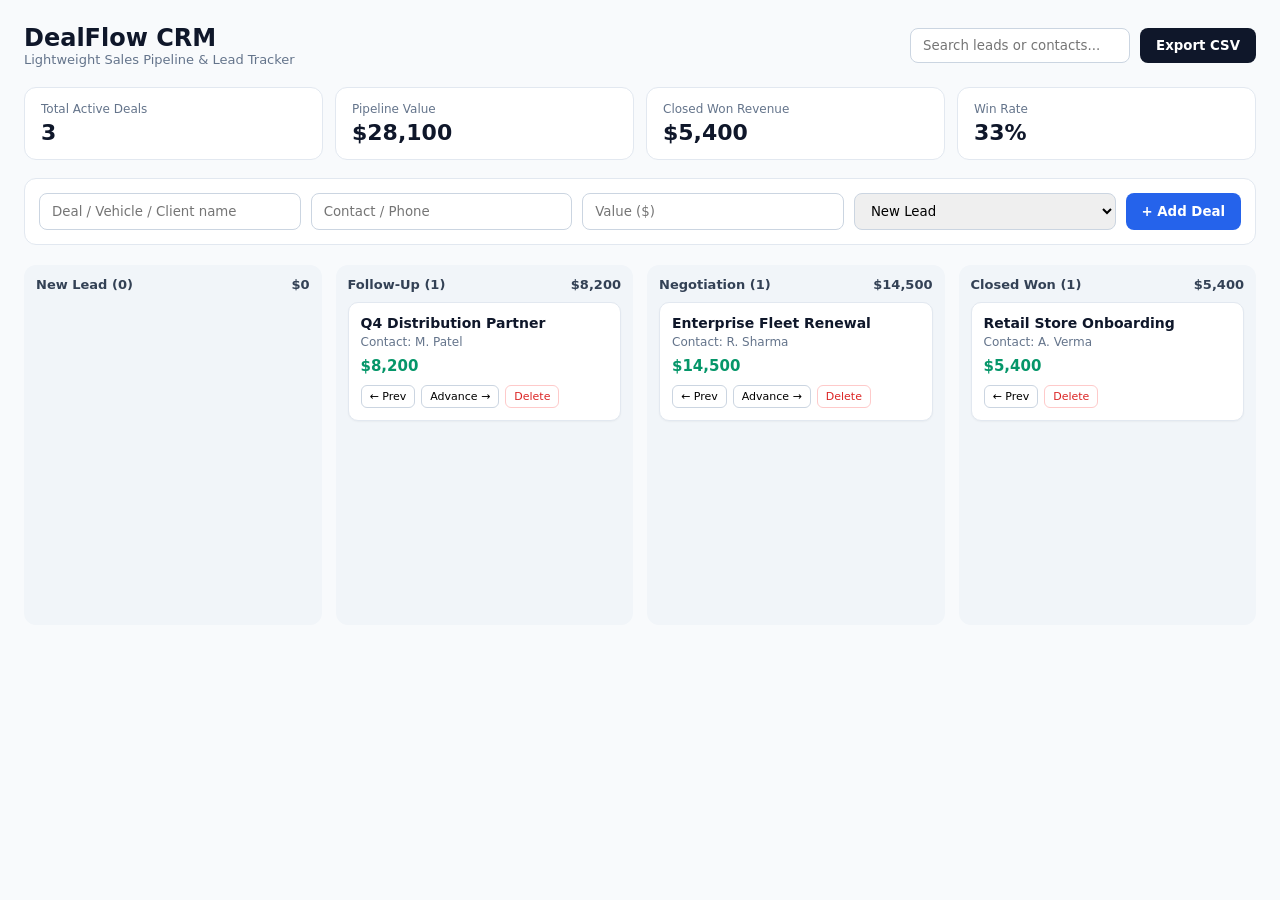
<file: index.html>
<!DOCTYPE html>
<html lang="en">
<head>
  <meta charset="UTF-8" />
  <meta name="viewport" content="width=device-width, initial-scale=1.0" />
  <title>DealFlow CRM — Lightweight Sales Pipeline</title>
  <link rel="stylesheet" href="styles.css" />
</head>
<body>
  <header class="header">
    <div>
      <h1>DealFlow CRM</h1>
      <p>Lightweight Sales Pipeline & Lead Tracker</p>
    </div>
    <div class="header-actions">
      <input id="searchInput" type="search" placeholder="Search leads or contacts..." />
      <button class="btn secondary" id="exportCsvBtn">Export CSV</button>
    </div>
  </header>

  <section class="kpis" id="kpiRow"></section>

  <section class="add-bar">
    <form id="dealForm">
      <input id="dealTitle" type="text" placeholder="Deal / Vehicle / Client name" required />
      <input id="dealOwner" type="text" placeholder="Contact / Phone" required />
      <input id="dealValue" type="number" min="0" step="100" placeholder="Value ($)" required />
      <select id="dealStage">
        <option value="New Lead">New Lead</option>
        <option value="Follow-Up">Follow-Up</option>
        <option value="Negotiation">Negotiation</option>
        <option value="Closed Won">Closed Won</option>
      </select>
      <button class="btn primary" type="submit">+ Add Deal</button>
    </form>
  </section>

  <main class="board" id="board"></main>
  <script src="app.js"></script>
</body>
</html>
</file>
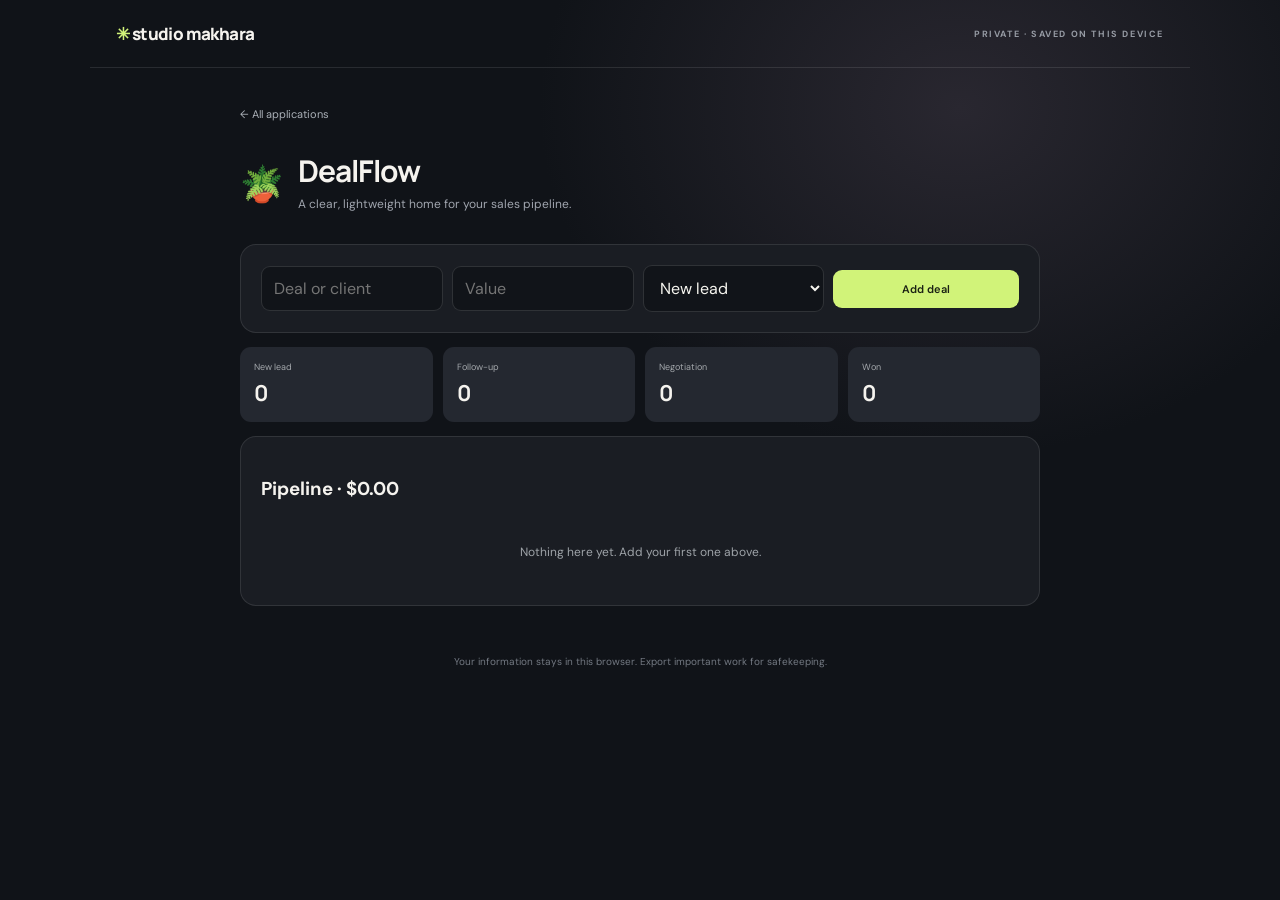
<file: app/index.html>
<!doctype html><html lang="en"><head><meta charset="utf-8"><meta name="viewport" content="width=device-width,initial-scale=1"><meta name="theme-color" content="#101318"><link rel="manifest" href="manifest.webmanifest"><link rel="stylesheet" href="styles.css"><title>dealflow · Studio Makhara</title></head><body data-app="dealflow"><script src="app.js"></script><script>if('serviceWorker' in navigator) navigator.serviceWorker.register('sw.js').catch(()=>{});</script></body></html>
</file>
<file: styles.css>
* { box-sizing: border-box; margin: 0; padding: 0; font-family: system-ui, -apple-system, sans-serif; }
body { background: #f8fafc; color: #0f172a; padding: 24px; }
.header { display: flex; justify-content: space-between; align-items: center; flex-wrap: wrap; gap: 12px; margin-bottom: 20px; }
.header h1 { font-size: 24px; }
.header p { color: #64748b; font-size: 13px; }
.header-actions { display: flex; gap: 10px; }
.header-actions input { padding: 9px 12px; border: 1px solid #cbd5e1; border-radius: 8px; min-width: 220px; }
.kpis { display: grid; grid-template-columns: repeat(auto-fit, minmax(180px, 1fr)); gap: 12px; margin-bottom: 18px; }
.kpi { background: #fff; border: 1px solid #e2e8f0; border-radius: 12px; padding: 14px 16px; }
.kpi span { font-size: 12px; color: #64748b; display: block; margin-bottom: 4px; }
.kpi strong { font-size: 22px; color: #0f172a; }
.add-bar { background: #fff; border: 1px solid #e2e8f0; border-radius: 12px; padding: 14px; margin-bottom: 20px; }
#dealForm { display: flex; flex-wrap: wrap; gap: 10px; }
#dealForm input, #dealForm select { flex: 1; min-width: 150px; padding: 9px 12px; border: 1px solid #cbd5e1; border-radius: 8px; }
.btn { border: none; border-radius: 8px; padding: 9px 16px; font-weight: 600; cursor: pointer; }
.btn.primary { background: #2563eb; color: #fff; }
.btn.secondary { background: #0f172a; color: #fff; }
.board { display: grid; grid-template-columns: repeat(auto-fit, minmax(250px, 1fr)); gap: 14px; }
.col { background: #f1f5f9; border-radius: 12px; padding: 12px; min-height: 360px; }
.col-head { display: flex; justify-content: space-between; font-size: 13px; font-weight: 700; margin-bottom: 10px; color: #334155; }
.card { background: #fff; border: 1px solid #e2e8f0; border-radius: 10px; padding: 12px; margin-bottom: 10px; box-shadow: 0 1px 2px rgba(0,0,0,0.04); }
.card h3 { font-size: 14px; margin-bottom: 4px; }
.card .meta { font-size: 12px; color: #64748b; margin-bottom: 8px; }
.card .val { font-size: 15px; font-weight: 700; color: #059669; margin-bottom: 10px; }
.card-actions { display: flex; gap: 6px; flex-wrap: wrap; }
.chip-btn { border: 1px solid #cbd5e1; background: #fff; border-radius: 6px; padding: 4px 8px; font-size: 11px; cursor: pointer; }
.chip-btn.danger { color: #dc2626; border-color: #fecaca; }
</file>
<file: app/styles.css>
@import url('https://fonts.googleapis.com/css2?family=DM+Sans:wght@400;500;600;700&family=Manrope:wght@400;500;600;700;800&display=swap');
:root{font-family:'DM Sans',sans-serif;color:#f5f3ee;background:#101318;--accent:#d1f379;--muted:#a0a5ae;--panel:#1b1f25;--line:#ffffff1a}*{box-sizing:border-box}body{margin:0;min-height:100vh;background:radial-gradient(ellipse at 75% 12%,#292730 0,transparent 31%),#101318}.top{height:68px;border-bottom:1px solid var(--line);display:flex;align-items:center;justify-content:space-between;max-width:1100px;margin:auto;padding:0 26px}.brand{font:800 17px Manrope,sans-serif;letter-spacing:-.6px;color:#f5f3ee;text-decoration:none}.brand:first-letter{color:var(--accent)}.top-note,.kicker{font-size:9px;letter-spacing:1.6px;color:#969ba4;font-weight:700}.wrap{max-width:1050px;margin:auto;padding:0 26px}.hero{padding:65px 6px 36px}.kicker{margin:0 0 18px}.hero h1{font:800 clamp(42px,6vw,67px)/1.05 Manrope,sans-serif;letter-spacing:-3.2px;margin:0}.hero h1 em{color:var(--accent);font-style:normal}.lede{color:#b2b6bc;font-size:14px;line-height:1.7;max-width:520px;margin:18px 0 0}.grid{display:grid;grid-template-columns:repeat(3,1fr);gap:13px}.app-card{display:flex;flex-direction:column;min-height:175px;border:1px solid var(--line);border-radius:17px;padding:18px;background:linear-gradient(140deg,#20242a,#181b21);text-decoration:none;color:inherit;transition:transform .2s,border .2s}.app-card:hover{transform:translateY(-3px);border-color:#d1f37977}.app-card .emoji{font-size:25px}.app-card h2{font:700 16px Manrope,sans-serif;margin:14px 0 5px}.app-card p{font-size:11px;color:var(--muted);line-height:1.55;margin:0;flex:1}.card-foot{display:flex;justify-content:space-between;align-items:center;margin-top:15px;color:#a4a9af;font-size:10px}.card-foot b{font-size:17px;color:var(--accent);font-weight:400}.app-page{max-width:850px;margin:34px auto;padding:0 25px}.back{color:#aab0b7;text-decoration:none;font-size:11px}.app-title{display:flex;align-items:center;gap:14px;margin:27px 0}.app-title .emoji{font-size:35px}.app-title h1{font:700 30px Manrope,sans-serif;letter-spacing:-1px;margin:0}.app-title p{color:var(--muted);font-size:12px;margin:5px 0}.panel{border:1px solid var(--line);background:#1a1d23;border-radius:16px;padding:20px;margin:14px 0}.row{display:flex;gap:9px;align-items:center;flex-wrap:wrap}.row>*{flex:1;min-width:110px}input,select,textarea{font:inherit;color:#f6f5ef;background:#111419;border:1px solid #ffffff20;border-radius:9px;padding:11px 12px;outline:none;width:100%}input:focus,select:focus,textarea:focus{border-color:#d1f37999}button,.btn{font:600 11px 'DM Sans',sans-serif;border:0;border-radius:9px;padding:12px 15px;background:var(--accent);color:#1b2114;cursor:pointer}button.secondary{background:#30343b;color:#e5e6e1;border:1px solid #ffffff14}.items{display:grid;gap:8px;margin-top:12px}.item{display:flex;align-items:center;gap:11px;padding:12px;background:#22262d;border-radius:11px}.item .grow{flex:1;min-width:0}.item strong{font-size:12px;display:block}.item small{font-size:10px;color:#9ca2a8}.item button{padding:8px 10px}.stats{display:flex;gap:10px;flex-wrap:wrap}.stat{flex:1;min-width:125px;background:#242830;padding:14px;border-radius:11px}.stat small{display:block;font-size:9px;color:#a4a8ac}.stat b{display:block;font:700 22px Manrope,sans-serif;margin-top:5px}.empty{color:#9ea3a8;text-align:center;padding:25px;font-size:12px}.timer{font:800 76px Manrope,sans-serif;text-align:center;letter-spacing:-4px;color:var(--accent);padding:15px}.toast{position:fixed;bottom:20px;left:50%;transform:translate(-50%,15px);background:var(--accent);color:#18200d;border-radius:9px;padding:12px 16px;font-size:11px;opacity:0;transition:.2s}.toast.show{opacity:1;transform:translate(-50%,0)}.hidden{display:none!important}footer{text-align:center;color:#737982;font-size:10px;padding:35px 0 25px}@media(max-width:700px){.grid{grid-template-columns:repeat(2,1fr)}.hero{padding-top:48px}.top-note{font-size:8px}.app-title h1{font-size:25px}}@media(max-width:460px){.grid{grid-template-columns:1fr}.app-card{min-height:150px}.top{padding:0 16px}.wrap{padding:0 16px}.hero h1{letter-spacing:-2px}.app-page{padding:0 15px}}
</file>
